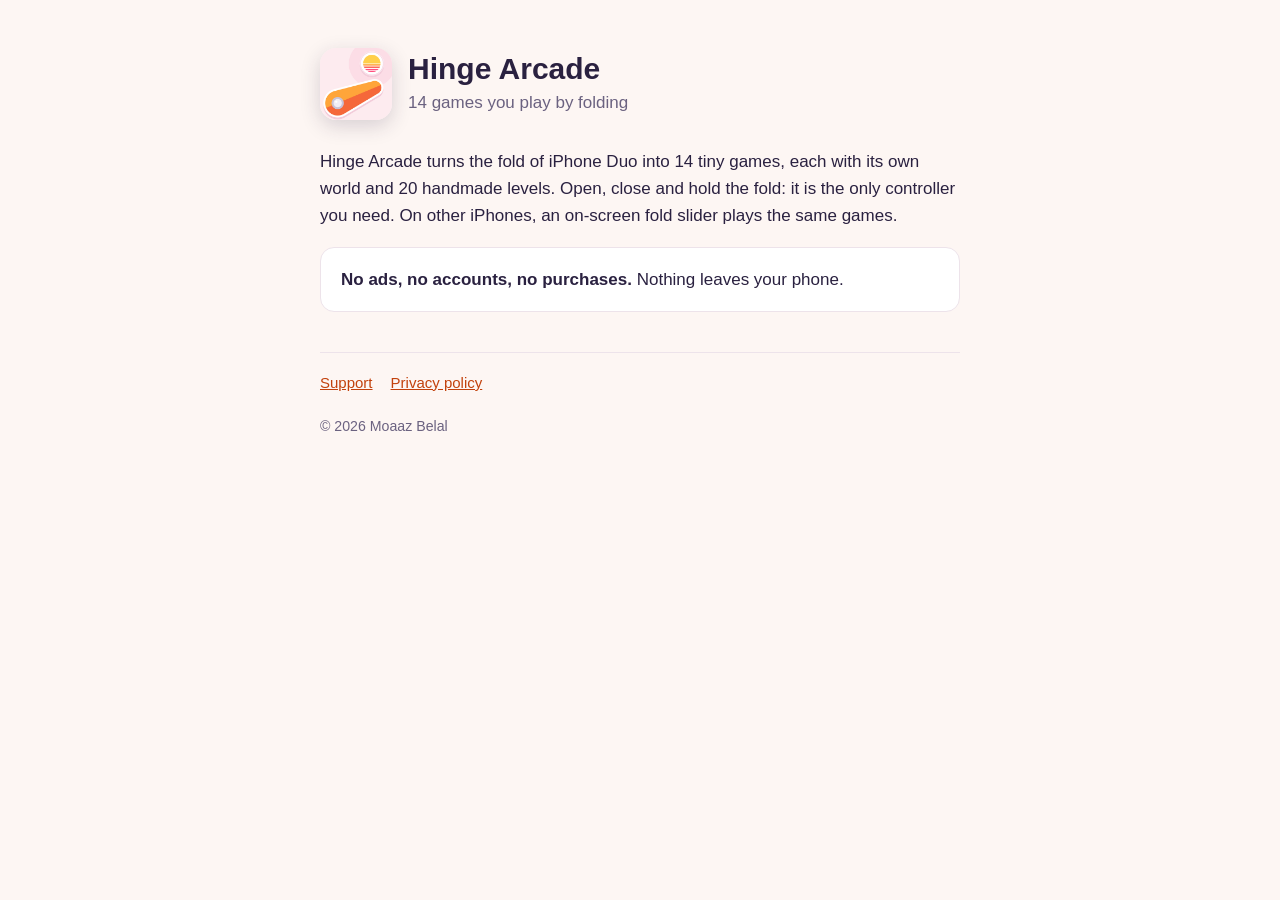
<file: index.html>
<!doctype html>
<html lang="en"><head><meta charset="utf-8"><meta name="viewport" content="width=device-width,initial-scale=1">
<title>Hinge Arcade</title><meta name="description" content="14 little games you play by folding iPhone Duo.">
<link rel="icon" href="icon.png"><link rel="stylesheet" href="style.css"></head>
<body><main>
<header><img src="icon.png" alt="Hinge Arcade app icon"><div><h1>Hinge Arcade</h1><p class="sub">14 games you play by folding</p></div></header>
<p>Hinge Arcade turns the fold of iPhone Duo into 14 tiny games, each with its own world and 20 handmade levels. Open, close and hold the fold: it is the only controller you need. On other iPhones, an on-screen fold slider plays the same games.</p>
<div class="card"><strong>No ads, no accounts, no purchases.</strong> Nothing leaves your phone.</div>
<nav><a href="support/">Support</a><a href="privacy/">Privacy policy</a></nav>
<p><small>&copy; 2026 Moaaz Belal</small></p>
</main></body></html>
</file>
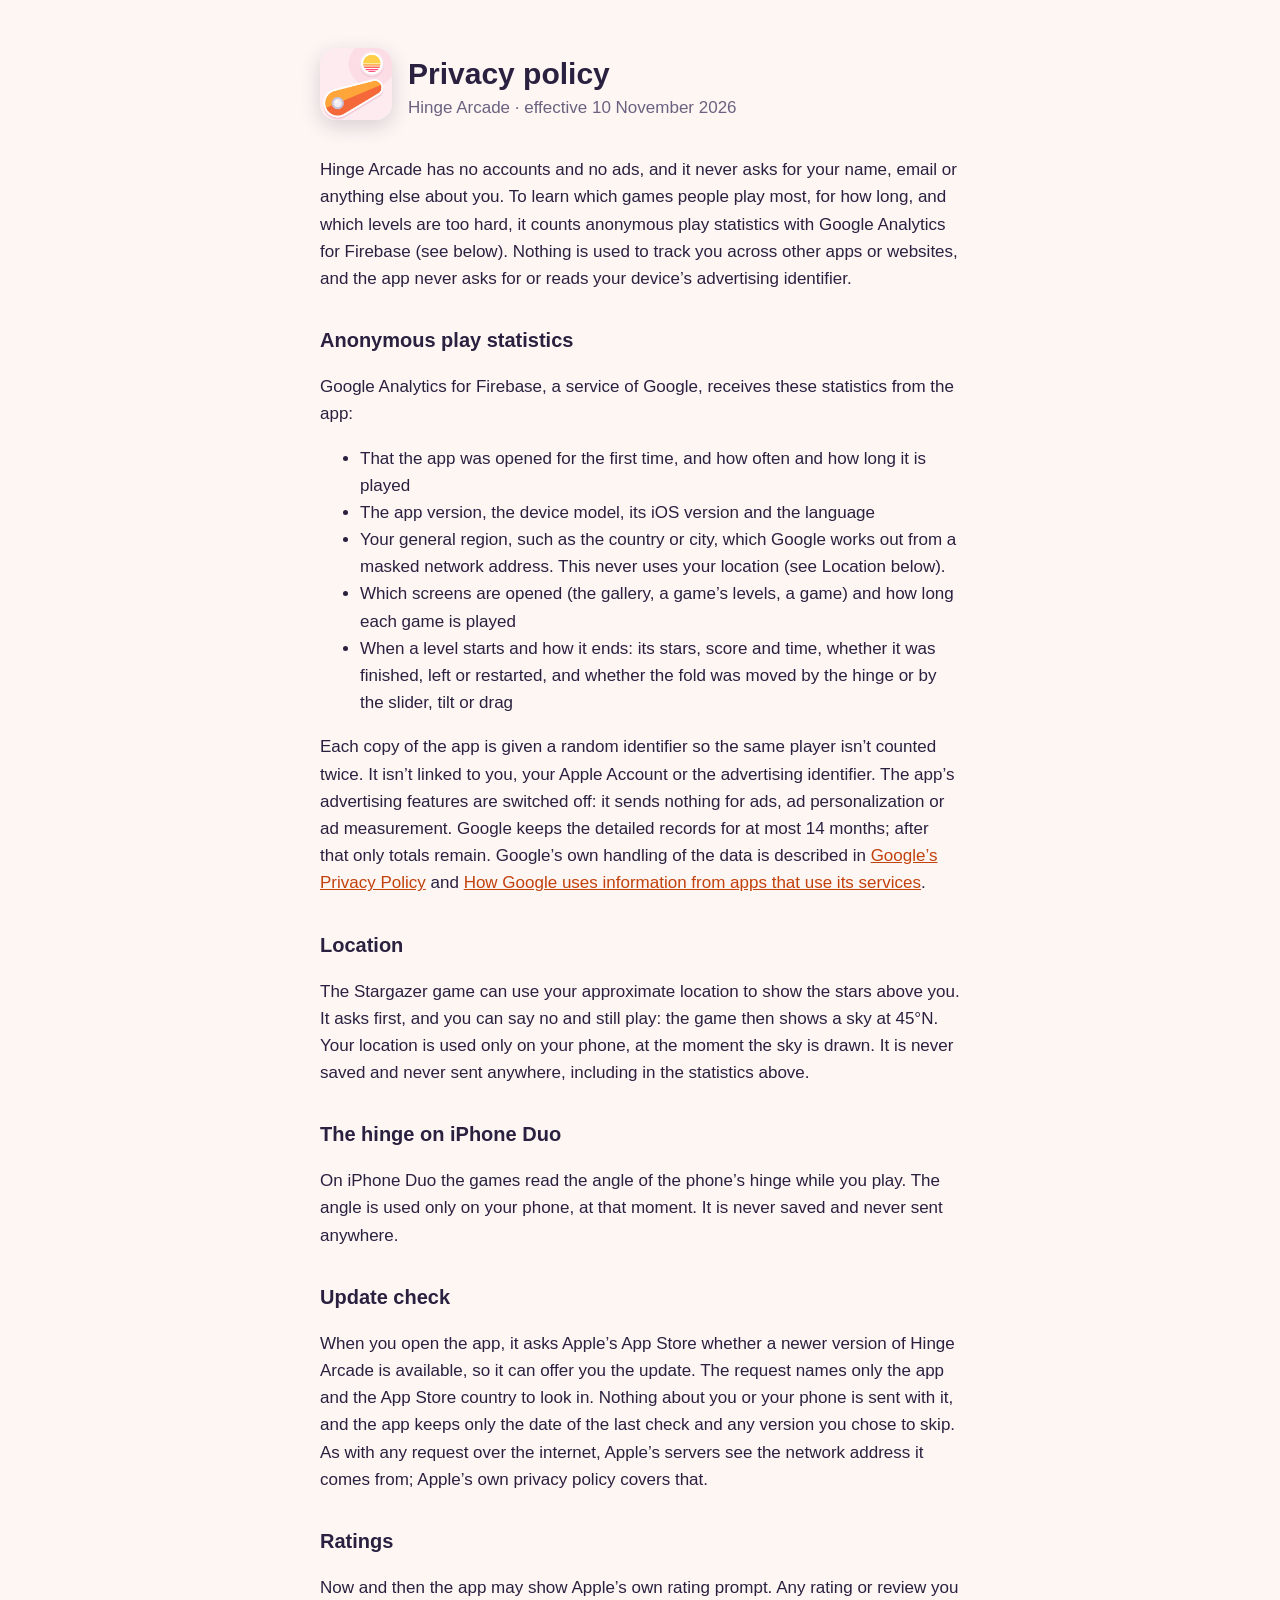
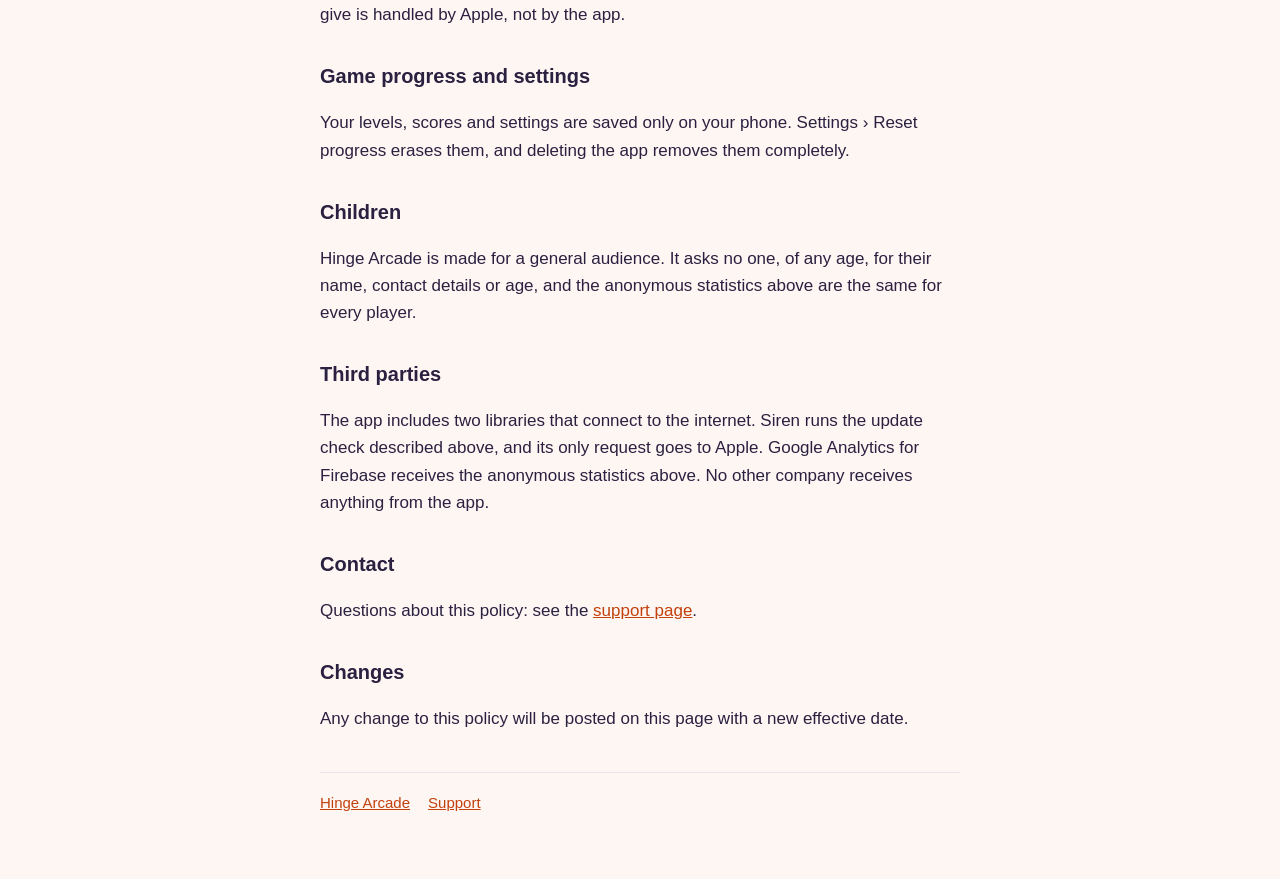
<file: privacy/index.html>
<!doctype html>
<html lang="en"><head><meta charset="utf-8"><meta name="viewport" content="width=device-width,initial-scale=1">
<title>Privacy policy · Hinge Arcade</title><link rel="icon" href="../icon.png"><link rel="stylesheet" href="../style.css"></head>
<body><main>
<header><a href="../"><img src="../icon.png" alt="Hinge Arcade app icon"></a><div><h1>Privacy policy</h1><p class="sub">Hinge Arcade · effective 10 November 2026</p></div></header>
<p>Hinge Arcade has no accounts and no ads, and it never asks for your name, email or anything else about you. To learn which games people play most, for how long, and which levels are too hard, it counts anonymous play statistics with Google Analytics for Firebase (see below). Nothing is used to track you across other apps or websites, and the app never asks for or reads your device&rsquo;s advertising identifier.</p>
<h2>Anonymous play statistics</h2>
<p>Google Analytics for Firebase, a service of Google, receives these statistics from the app:</p>
<ul>
<li>That the app was opened for the first time, and how often and how long it is played</li>
<li>The app version, the device model, its iOS version and the language</li>
<li>Your general region, such as the country or city, which Google works out from a masked network address. This never uses your location (see Location below).</li>
<li>Which screens are opened (the gallery, a game&rsquo;s levels, a game) and how long each game is played</li>
<li>When a level starts and how it ends: its stars, score and time, whether it was finished, left or restarted, and whether the fold was moved by the hinge or by the slider, tilt or drag</li>
</ul>
<p>Each copy of the app is given a random identifier so the same player isn&rsquo;t counted twice. It isn&rsquo;t linked to you, your Apple Account or the advertising identifier. The app&rsquo;s advertising features are switched off: it sends nothing for ads, ad personalization or ad measurement. Google keeps the detailed records for at most 14 months; after that only totals remain. Google&rsquo;s own handling of the data is described in <a href="https://policies.google.com/privacy">Google&rsquo;s Privacy Policy</a> and <a href="https://policies.google.com/technologies/partner-sites">How Google uses information from apps that use its services</a>.</p>
<h2>Location</h2>
<p>The Stargazer game can use your approximate location to show the stars above you. It asks first, and you can say no and still play: the game then shows a sky at 45&deg;N. Your location is used only on your phone, at the moment the sky is drawn. It is never saved and never sent anywhere, including in the statistics above.</p>
<h2>The hinge on iPhone Duo</h2>
<p>On iPhone Duo the games read the angle of the phone&rsquo;s hinge while you play. The angle is used only on your phone, at that moment. It is never saved and never sent anywhere.</p>
<h2>Update check</h2>
<p>When you open the app, it asks Apple&rsquo;s App Store whether a newer version of Hinge Arcade is available, so it can offer you the update. The request names only the app and the App Store country to look in. Nothing about you or your phone is sent with it, and the app keeps only the date of the last check and any version you chose to skip. As with any request over the internet, Apple&rsquo;s servers see the network address it comes from; Apple&rsquo;s own privacy policy covers that.</p>
<h2>Ratings</h2>
<p>Now and then the app may show Apple&rsquo;s own rating prompt. Any rating or review you give is handled by Apple, not by the app.</p>
<h2>Game progress and settings</h2>
<p>Your levels, scores and settings are saved only on your phone. Settings &rsaquo; Reset progress erases them, and deleting the app removes them completely.</p>
<h2>Children</h2>
<p>Hinge Arcade is made for a general audience. It asks no one, of any age, for their name, contact details or age, and the anonymous statistics above are the same for every player.</p>
<h2>Third parties</h2>
<p>The app includes two libraries that connect to the internet. Siren runs the update check described above, and its only request goes to Apple. Google Analytics for Firebase receives the anonymous statistics above. No other company receives anything from the app.</p>
<h2>Contact</h2>
<p>Questions about this policy: see the <a href="../support/">support page</a>.</p>
<h2>Changes</h2>
<p>Any change to this policy will be posted on this page with a new effective date.</p>
<nav><a href="../">Hinge Arcade</a><a href="../support/">Support</a></nav>
</main></body></html>
</file>
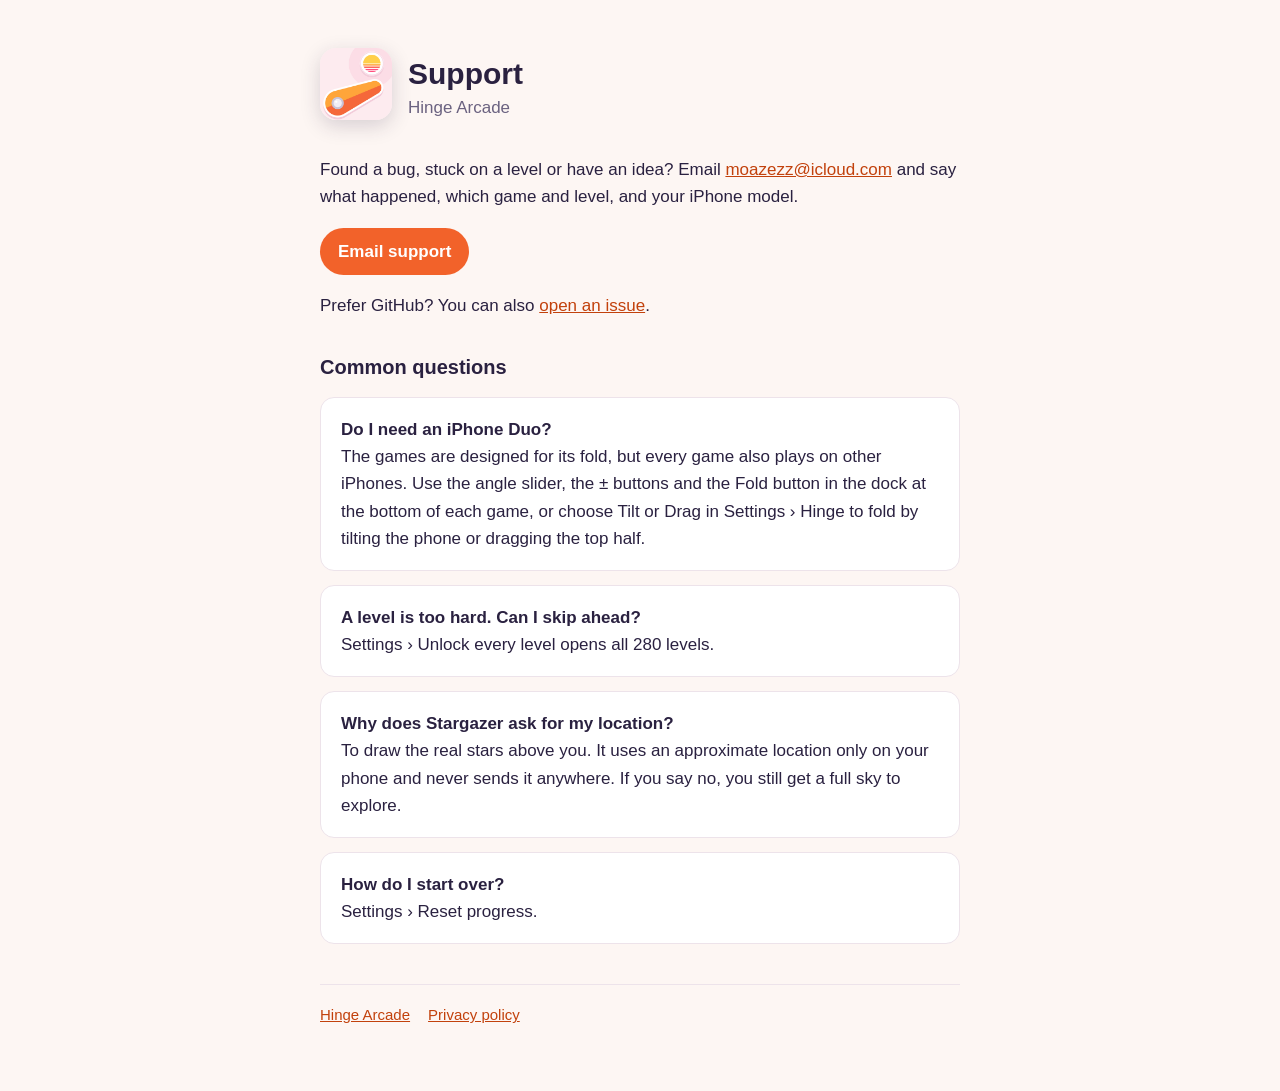
<file: support/index.html>
<!doctype html>
<html lang="en"><head><meta charset="utf-8"><meta name="viewport" content="width=device-width,initial-scale=1">
<title>Support · Hinge Arcade</title><link rel="icon" href="../icon.png"><link rel="stylesheet" href="../style.css"></head>
<body><main>
<header><a href="../"><img src="../icon.png" alt="Hinge Arcade app icon"></a><div><h1>Support</h1><p class="sub">Hinge Arcade</p></div></header>
<p>Found a bug, stuck on a level or have an idea? Email <a href="mailto:moazezz@icloud.com?subject=Hinge%20Arcade%20support">moazezz@icloud.com</a> and say what happened, which game and level, and your iPhone model.</p>
<p><a class="btn" href="mailto:moazezz@icloud.com?subject=Hinge%20Arcade%20support">Email support</a></p>
<p>Prefer GitHub? You can also <a href="https://github.com/ezzmoaz/hinge-arcade/issues/new">open an issue</a>.</p>
<h2>Common questions</h2>
<div class="card"><strong>Do I need an iPhone Duo?</strong><br>The games are designed for its fold, but every game also plays on other iPhones. Use the angle slider, the &plusmn; buttons and the Fold button in the dock at the bottom of each game, or choose Tilt or Drag in Settings &rsaquo; Hinge to fold by tilting the phone or dragging the top half.</div>
<div class="card"><strong>A level is too hard. Can I skip ahead?</strong><br>Settings &rsaquo; Unlock every level opens all 280 levels.</div>
<div class="card"><strong>Why does Stargazer ask for my location?</strong><br>To draw the real stars above you. It uses an approximate location only on your phone and never sends it anywhere. If you say no, you still get a full sky to explore.</div>
<div class="card"><strong>How do I start over?</strong><br>Settings &rsaquo; Reset progress.</div>
<nav><a href="../">Hinge Arcade</a><a href="../privacy/">Privacy policy</a></nav>
</main></body></html>
</file>
<file: style.css>
:root{--bg:#FDF6F3;--ink:#2A2140;--muted:#6B6280;--card:#FFFFFF;--line:#EDE3EA;--accent:#F2622A;--link:#C2410C}
@media (prefers-color-scheme: dark){:root{--bg:#17122A;--ink:#F3EEFF;--muted:#B3A9C9;--card:#221A3B;--line:#33294F;--accent:#FF9A2A;--link:#FFB35C}}
*{box-sizing:border-box}
body{margin:0;background:var(--bg);color:var(--ink);font:17px/1.6 -apple-system,BlinkMacSystemFont,"SF Pro Text","Segoe UI",Roboto,sans-serif}
main{max-width:680px;margin:0 auto;padding:48px 20px 64px}
header{display:flex;align-items:center;gap:16px;margin-bottom:28px}
header img{width:72px;height:72px;border-radius:16px;box-shadow:0 6px 20px rgba(42,33,64,.18)}
header a{color:inherit;text-decoration:none}
h1{font-size:30px;line-height:1.2;margin:0}
h2{font-size:20px;margin:32px 0 8px}
p,li{color:var(--ink)}
.sub{color:var(--muted);margin:2px 0 0}
.card{background:var(--card);border:1px solid var(--line);border-radius:14px;padding:18px 20px;margin:14px 0}
a{color:var(--link)}
nav{display:flex;gap:18px;margin-top:40px;padding-top:18px;border-top:1px solid var(--line);font-size:15px}
.btn{display:inline-block;background:var(--accent);color:#fff;text-decoration:none;font-weight:600;padding:10px 18px;border-radius:999px}
small{color:var(--muted)}
</file>
